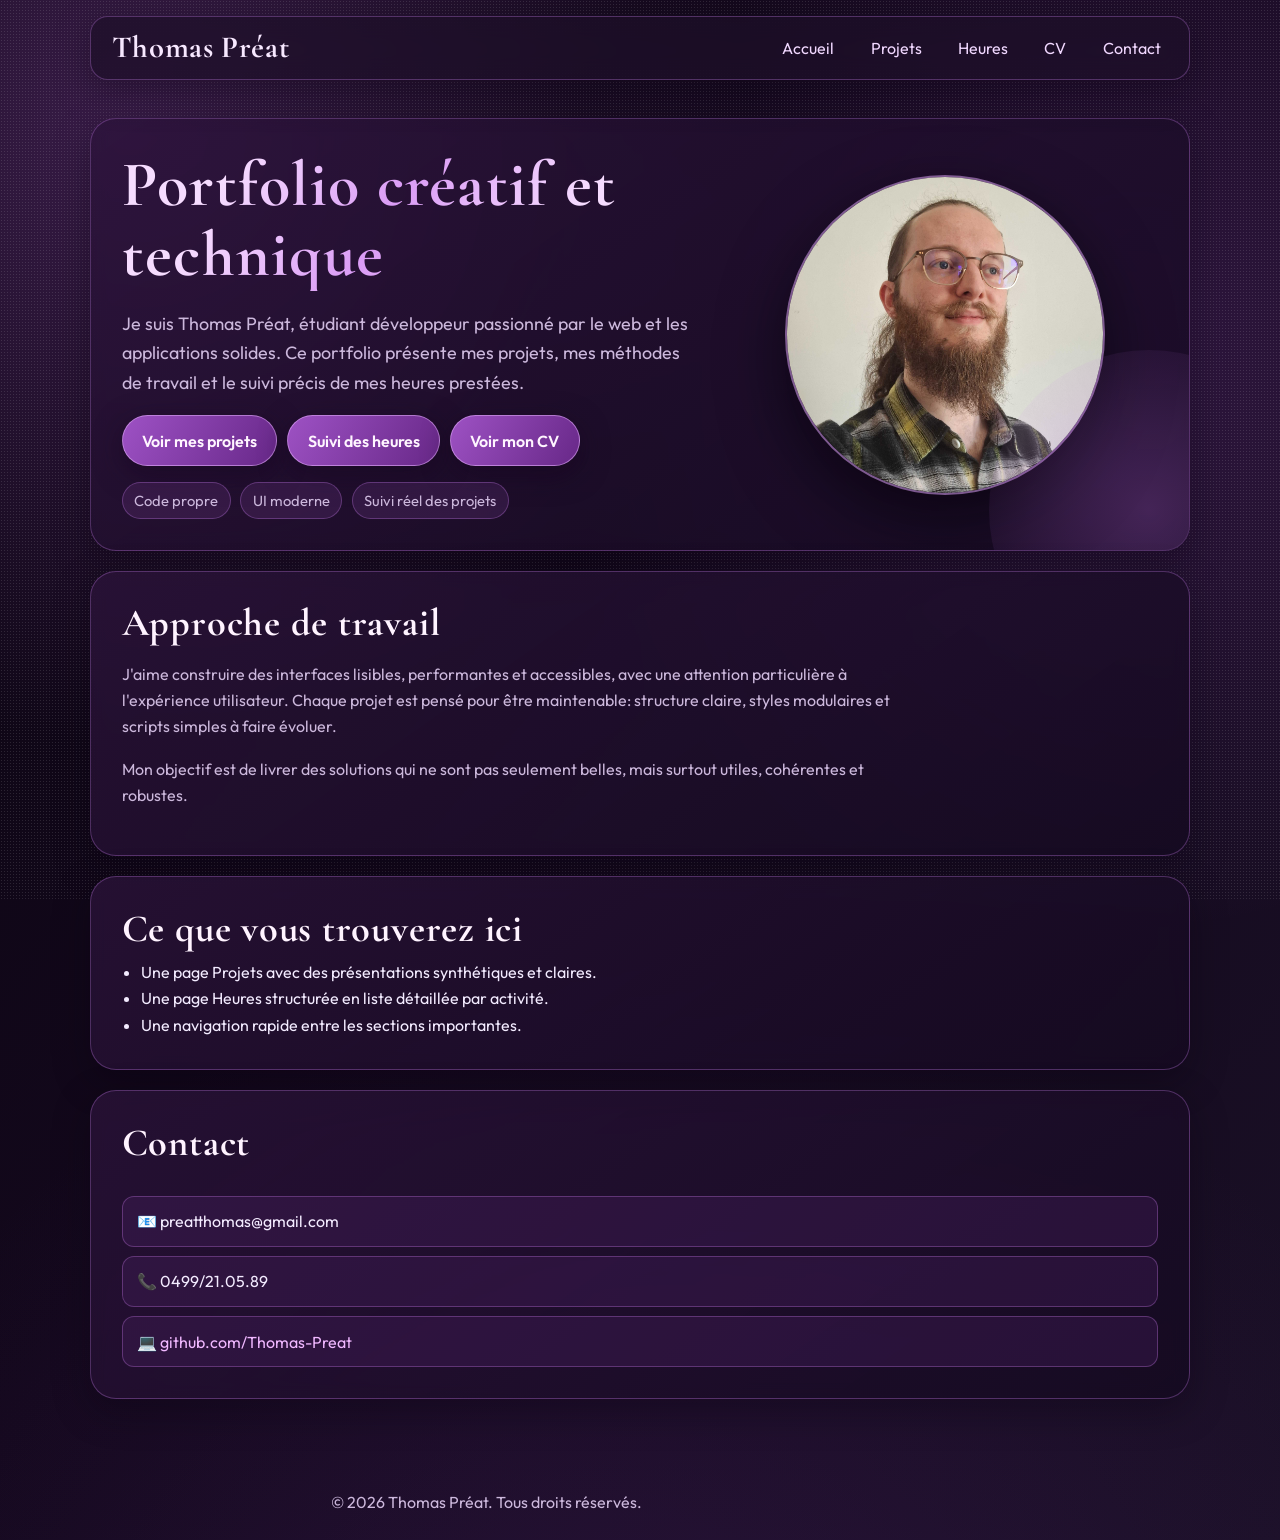
<file: index.html>
<!DOCTYPE html>
<html lang="fr">
<head>
    <meta charset="UTF-8">
    <meta name="viewport" content="width=device-width, initial-scale=1.0">
    <title>Portfolio Thomas Préat - Accueil</title>
    <meta name="description" content="Bienvenue sur le portfolio de Thomas Préat, développeur passionné. Découvrez mes projets et compétences.">
    <meta name="author" content="Thomas Préat">

    <link rel="stylesheet" href="assets/css/main.css">
    

</head>
<body>
    <header class="header-banner">
        <h1 class="logo">Thomas Préat</h1>

        <button class="nav-toggle" aria-expanded="false" aria-controls="primary-nav" aria-label="Ouvrir le menu">
            <span class="bar"></span><span class="bar"></span><span class="bar"></span>
        </button>
        <nav id="primary-nav" class="nav-menu">
            <a href="#presentation">Accueil</a>
            <a href="/projets">Projets</a>
            <a href="/heures">Heures</a>
            <a href="/cv">CV</a>
            <a href="#contact">Contact</a>

        </nav>
    </header>
    <main>
        <section id="presentation">
            <div class="hero-content">
                <h2>Portfolio créatif et technique</h2>
                <p>Je suis Thomas Préat, étudiant développeur passionné par le web et les applications solides. Ce portfolio présente mes projets, mes méthodes de travail et le suivi précis de mes heures prestées.</p>
                <div class="hero-actions">
                    <a class="btn" href="/projets">Voir mes projets</a>
                    <a class="button-link" href="/heures">Suivi des heures</a>
                    <a class="button-link" href="/cv">Voir mon CV</a>
                </div>
                <div class="hero-stats">
                    <span class="hero-stat">Code propre</span>
                    <span class="hero-stat">UI moderne</span>
                    <span class="hero-stat">Suivi réel des projets</span>
                </div>
            </div>
            <div class="hero-avatar">
                <img src="assets/images/pfp.jpg" alt="Portrait de Thomas Préat">
            </div>
        </section>

        <section id="apropos">
            <h2 class="block-title">Approche de travail</h2>
            <p>J'aime construire des interfaces lisibles, performantes et accessibles, avec une attention particulière à l'expérience utilisateur. Chaque projet est pensé pour être maintenable: structure claire, styles modulaires et scripts simples à faire évoluer.</p>
            <p>Mon objectif est de livrer des solutions qui ne sont pas seulement belles, mais surtout utiles, cohérentes et robustes.</p>
        </section>

        <section id="focus">
            <h2 class="block-title">Ce que vous trouverez ici</h2>
            <ul>
                <li>Une page Projets avec des présentations synthétiques et claires.</li>
                <li>Une page Heures structurée en liste détaillée par activité.</li>
                <li>Une navigation rapide entre les sections importantes.</li>
            </ul>
        </section>

        <section id="contact">
            <h2>Contact</h2>
            <ul>
                <li>📧 preatthomas@gmail.com</li>
                <li>📞 0499/21.05.89</li>
                <li><a href="https://github.com/Thomas-Preat">💻 github.com/Thomas-Preat</a></li>
            </ul>
        </section>

    </main>

    <footer>
        <p>&copy; 2026 Thomas Préat. Tous droits réservés.</p>
    </footer>

    <script src="assets/js/main.js"></script>
</body>
</html>
</file>
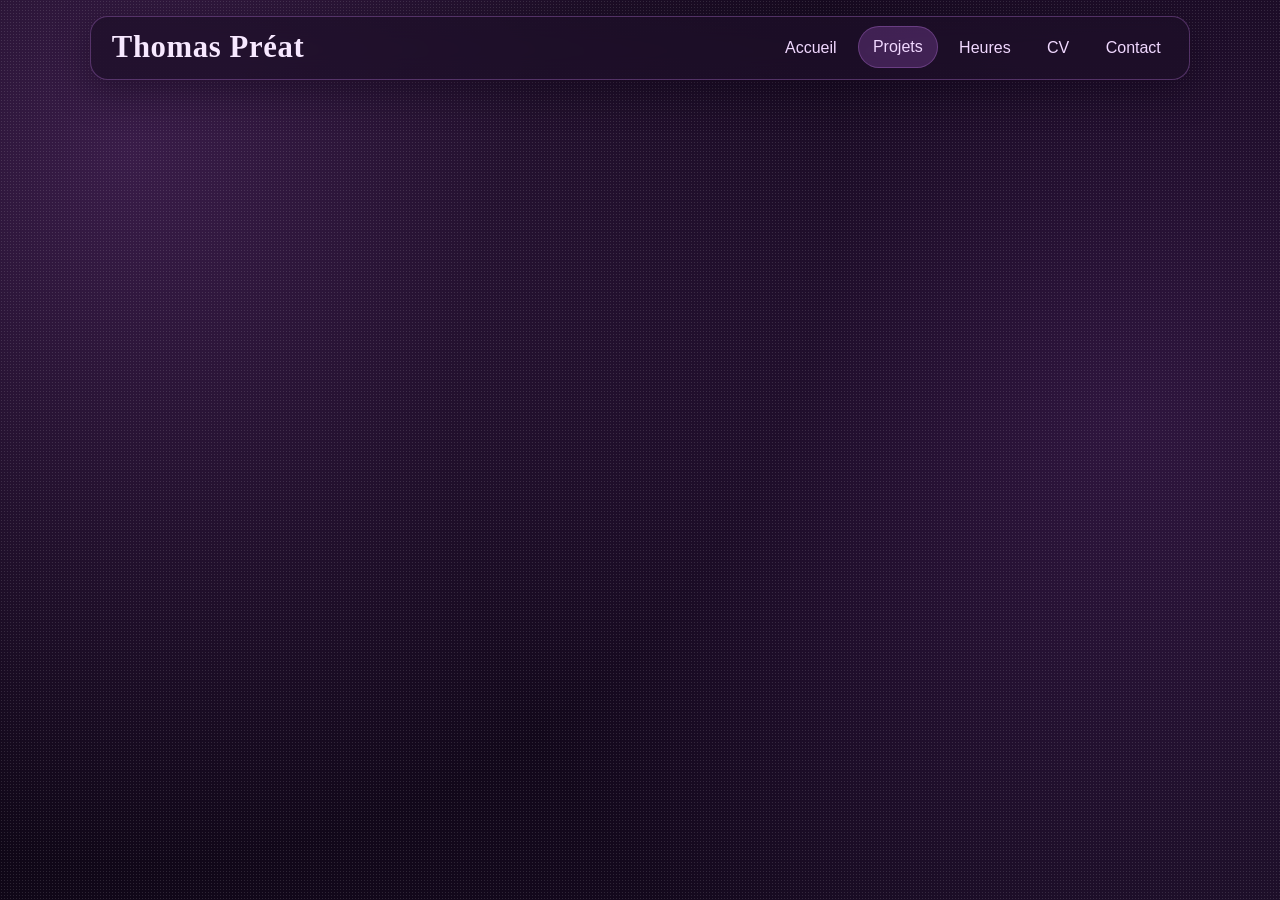
<file: activites/index.html>
<!DOCTYPE html>
<html lang="fr">
<head>
    <meta charset="UTF-8">
    <meta name="viewport" content="width=device-width, initial-scale=1.0">
    <title>Redirection...</title>
    <meta http-equiv="refresh" content="0; url=/projets">
    <link rel="canonical" href="/projets">
</head>
<body>
    <p>Redirection vers <a href="/projets">/projets</a>...</p>
</body>
</html>
</file>
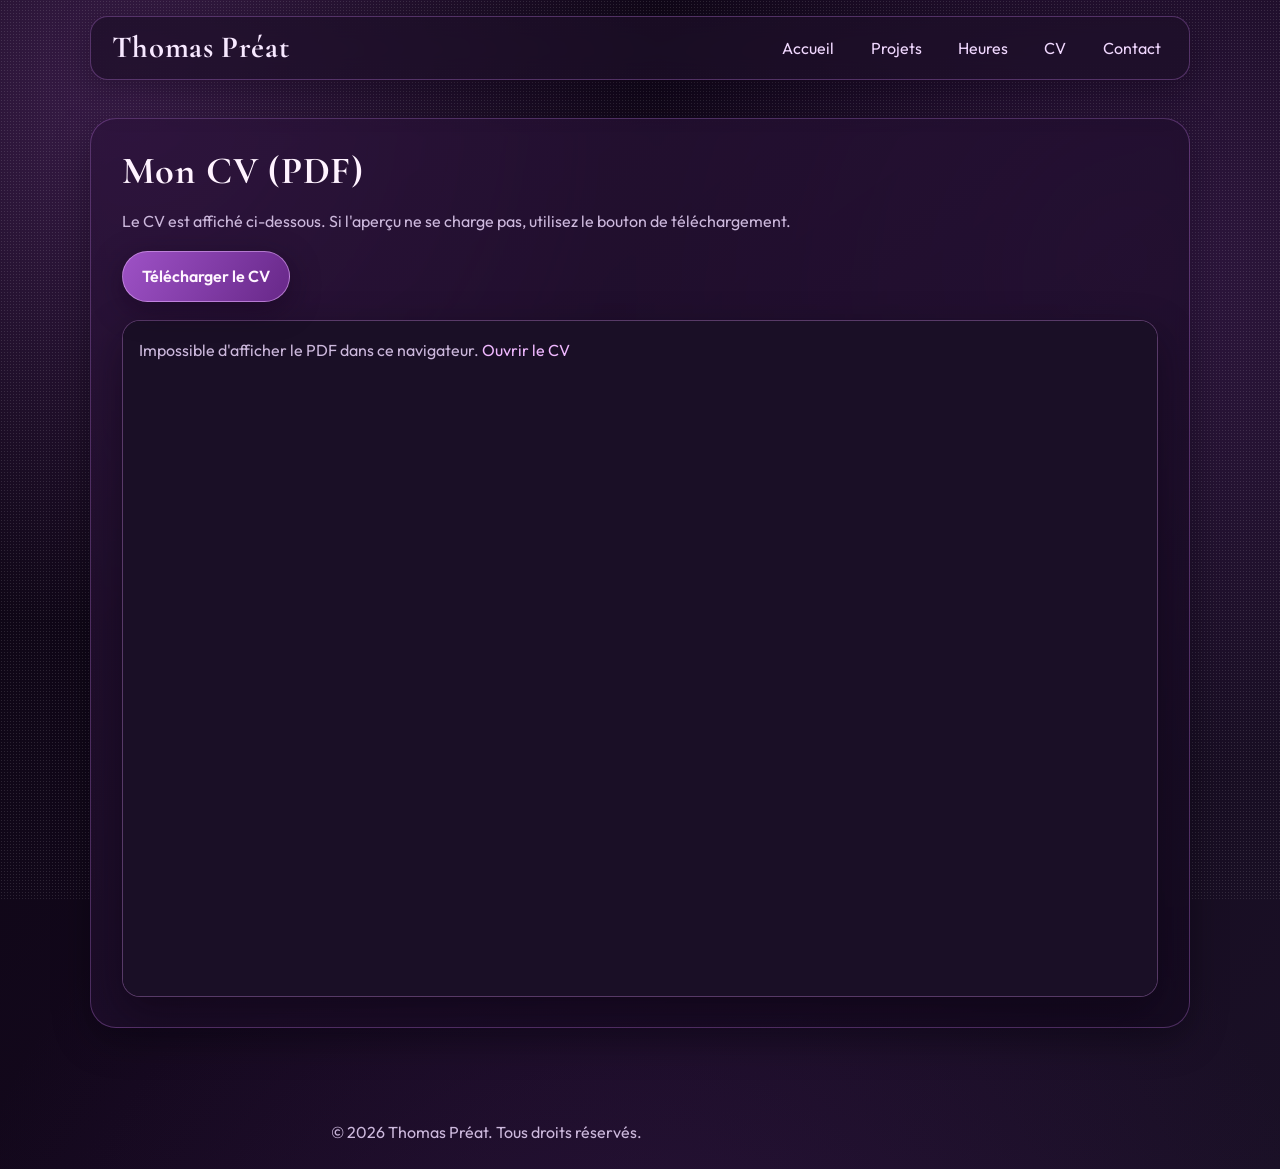
<file: cv/index.html>
<!DOCTYPE html>
<html lang="fr">
<head>
    <meta charset="UTF-8">
    <meta name="viewport" content="width=device-width, initial-scale=1.0">
    <title>CV | Portfolio Thomas Préat</title>
    <meta name="description" content="Consultez et téléchargez le CV PDF de Thomas Préat.">
    <link rel="stylesheet" href="../assets/css/main.css">
</head>
<body>
    <header class="header-banner">
        <h1 class="logo">Thomas Préat</h1>

        <button class="nav-toggle" aria-expanded="false" aria-controls="primary-nav" aria-label="Ouvrir le menu">
            <span class="bar"></span><span class="bar"></span><span class="bar"></span>
        </button>
        <nav id="primary-nav" class="nav-menu">
            <a href="/">Accueil</a>
            <a href="/projets">Projets</a>
            <a href="/heures">Heures</a>
            <a href="/cv">CV</a>
            <a href="/#contact">Contact</a>
        </nav>
    </header>

    <main class="cv-page">
        <section class="cv-pdf-section">
            <h2>Mon CV (PDF)</h2>
            <p>Le CV est affiché ci-dessous. Si l'aperçu ne se charge pas, utilisez le bouton de téléchargement.</p>
            <div class="cv-actions">
                <a class="btn" href="../assets/cv/cv.pdf" target="_blank" rel="noopener" download>Télécharger le CV</a>
            </div>
            <div class="cv-pdf-wrapper">
                <object data="../assets/cv/cv.pdf" type="application/pdf" class="cv-pdf-viewer">
                    <p>
                        Impossible d'afficher le PDF dans ce navigateur.
                        <a href="../assets/cv/cv.pdf" target="_blank" rel="noopener">Ouvrir le CV</a>
                    </p>
                </object>
            </div>
        </section>
    </main>

    <footer>
        <p>&copy; 2026 Thomas Préat. Tous droits réservés.</p>
    </footer>

    <script src="../assets/js/main.js"></script>
</body>
</html>
</file>
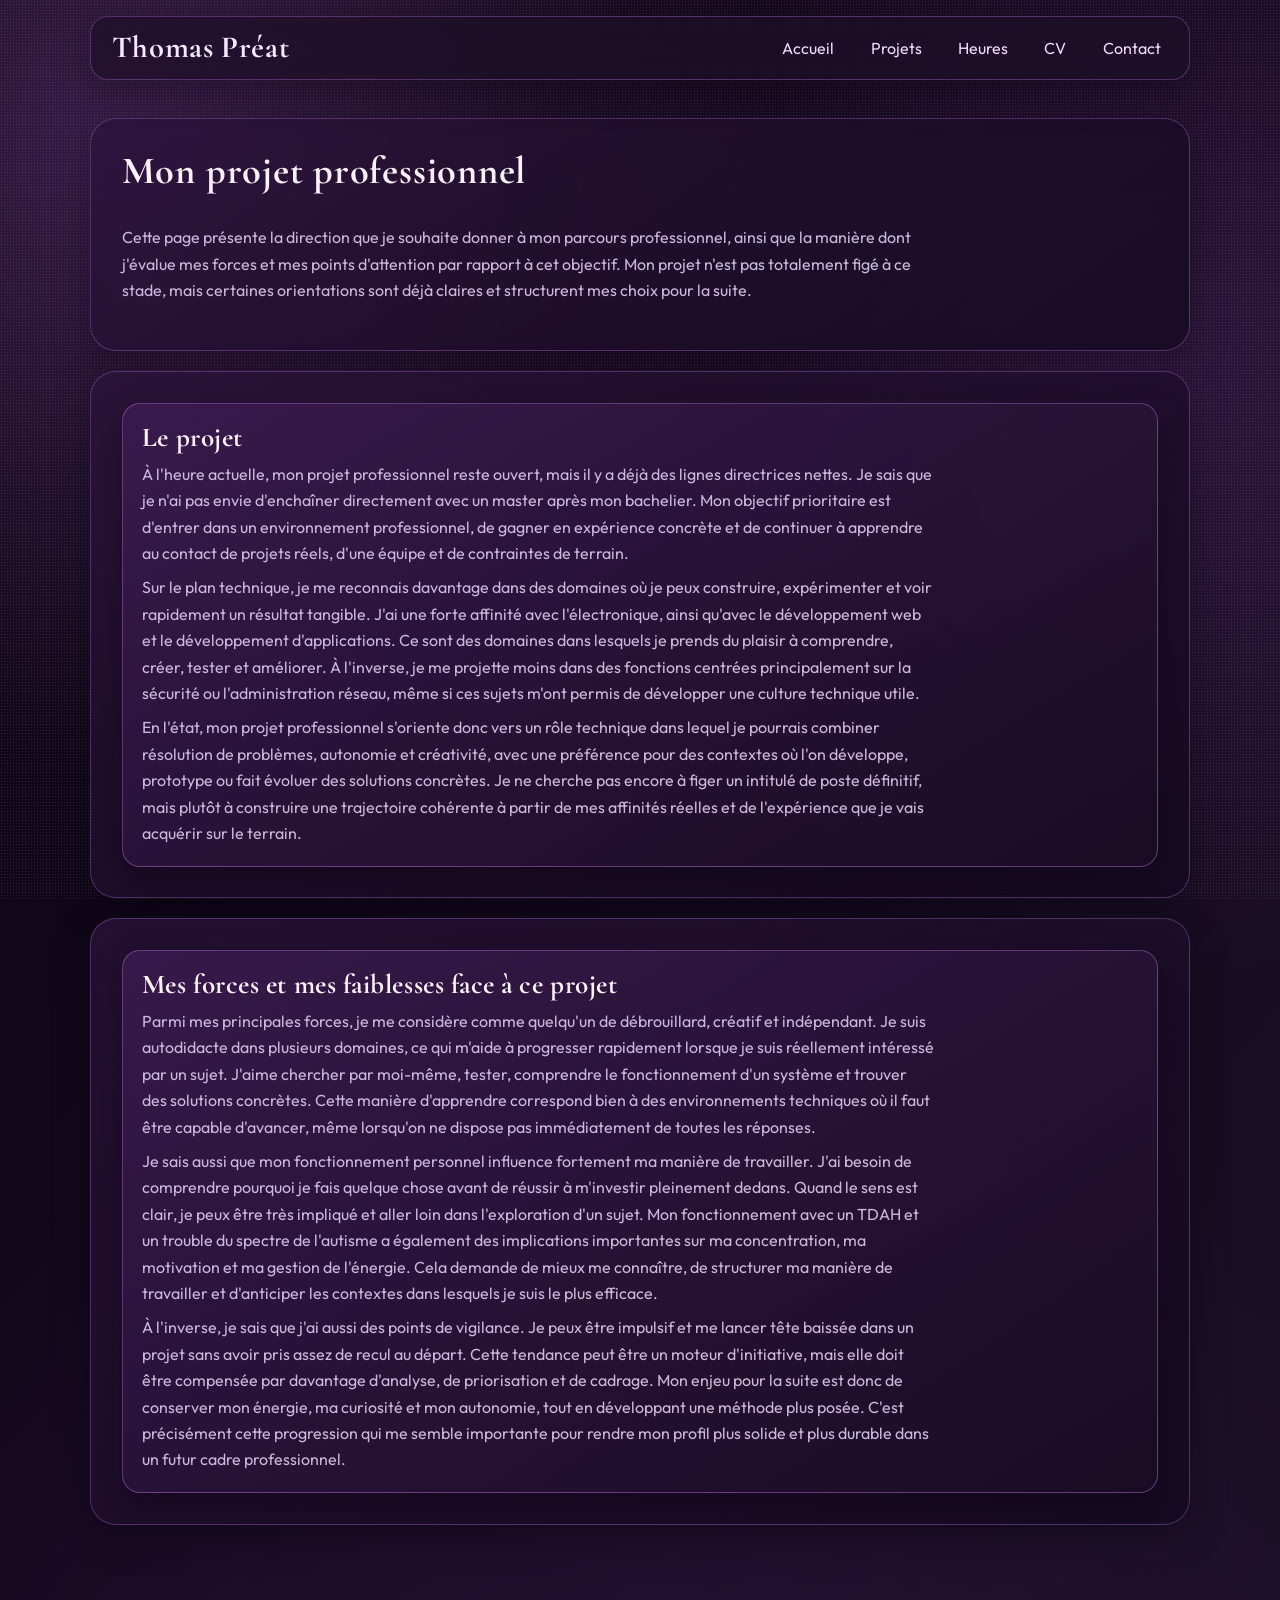
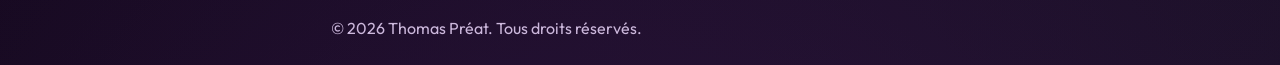
<file: projets/index.html>
<!DOCTYPE html>
<html lang="fr">
<head>
    <meta charset="UTF-8">
    <meta name="viewport" content="width=device-width, initial-scale=1.0">
    <title>Projets | Portfolio</title>
    <link rel="stylesheet" href="../assets/css/main.css">
</head>
<body>
    <header class="header-banner">
        <h1 class="logo">Thomas Préat</h1>

        <button class="nav-toggle" aria-expanded="false" aria-controls="primary-nav" aria-label="Ouvrir le menu">
            <span class="bar"></span><span class="bar"></span><span class="bar"></span>
        </button>
        <nav id="primary-nav" class="nav-menu">
            <a href="/">Accueil</a>
            <a href="/projets">Projets</a>
            <a href="/heures">Heures</a>
            <a href="/cv">CV</a>
            <a href="/#contact">Contact</a>
        </nav>
    </header>
    <main>
        <section>
            <h2>Mon projet professionnel</h2>
            <p>Cette page présente la direction que je souhaite donner à mon parcours professionnel, ainsi que la manière dont j'évalue mes forces et mes points d'attention par rapport à cet objectif. Mon projet n'est pas totalement figé à ce stade, mais certaines orientations sont déjà claires et structurent mes choix pour la suite.</p>
        </section>

        <section>
            <article class="projet">
                <h2>Le projet</h2>
                <p>À l'heure actuelle, mon projet professionnel reste ouvert, mais il y a déjà des lignes directrices nettes. Je sais que je n'ai pas envie d'enchaîner directement avec un master après mon bachelier. Mon objectif prioritaire est d'entrer dans un environnement professionnel, de gagner en expérience concrète et de continuer à apprendre au contact de projets réels, d'une équipe et de contraintes de terrain.</p>
                <p>Sur le plan technique, je me reconnais davantage dans des domaines où je peux construire, expérimenter et voir rapidement un résultat tangible. J'ai une forte affinité avec l'électronique, ainsi qu'avec le développement web et le développement d'applications. Ce sont des domaines dans lesquels je prends du plaisir à comprendre, créer, tester et améliorer. À l'inverse, je me projette moins dans des fonctions centrées principalement sur la sécurité ou l'administration réseau, même si ces sujets m'ont permis de développer une culture technique utile.</p>
                <p>En l'état, mon projet professionnel s'oriente donc vers un rôle technique dans lequel je pourrais combiner résolution de problèmes, autonomie et créativité, avec une préférence pour des contextes où l'on développe, prototype ou fait évoluer des solutions concrètes. Je ne cherche pas encore à figer un intitulé de poste définitif, mais plutôt à construire une trajectoire cohérente à partir de mes affinités réelles et de l'expérience que je vais acquérir sur le terrain.</p>
            </article>
        </section>

        <section>
            <article class="projet">
                <h2>Mes forces et mes faiblesses face à ce projet</h2>
                <p>Parmi mes principales forces, je me considère comme quelqu'un de débrouillard, créatif et indépendant. Je suis autodidacte dans plusieurs domaines, ce qui m'aide à progresser rapidement lorsque je suis réellement intéressé par un sujet. J'aime chercher par moi-même, tester, comprendre le fonctionnement d'un système et trouver des solutions concrètes. Cette manière d'apprendre correspond bien à des environnements techniques où il faut être capable d'avancer, même lorsqu'on ne dispose pas immédiatement de toutes les réponses.</p>
                <p>Je sais aussi que mon fonctionnement personnel influence fortement ma manière de travailler. J'ai besoin de comprendre pourquoi je fais quelque chose avant de réussir à m'investir pleinement dedans. Quand le sens est clair, je peux être très impliqué et aller loin dans l'exploration d'un sujet. Mon fonctionnement avec un TDAH et un trouble du spectre de l'autisme a également des implications importantes sur ma concentration, ma motivation et ma gestion de l'énergie. Cela demande de mieux me connaître, de structurer ma manière de travailler et d'anticiper les contextes dans lesquels je suis le plus efficace.</p>
                <p>À l'inverse, je sais que j'ai aussi des points de vigilance. Je peux être impulsif et me lancer tête baissée dans un projet sans avoir pris assez de recul au départ. Cette tendance peut être un moteur d'initiative, mais elle doit être compensée par davantage d'analyse, de priorisation et de cadrage. Mon enjeu pour la suite est donc de conserver mon énergie, ma curiosité et mon autonomie, tout en développant une méthode plus posée. C'est précisément cette progression qui me semble importante pour rendre mon profil plus solide et plus durable dans un futur cadre professionnel.</p>
            </article>
        </section>
    </main>
    <footer>
        <p>&copy; 2026 Thomas Préat. Tous droits réservés.</p>
    </footer>
    <script src="../assets/js/main.js"></script>
</body>
</html>
</file>
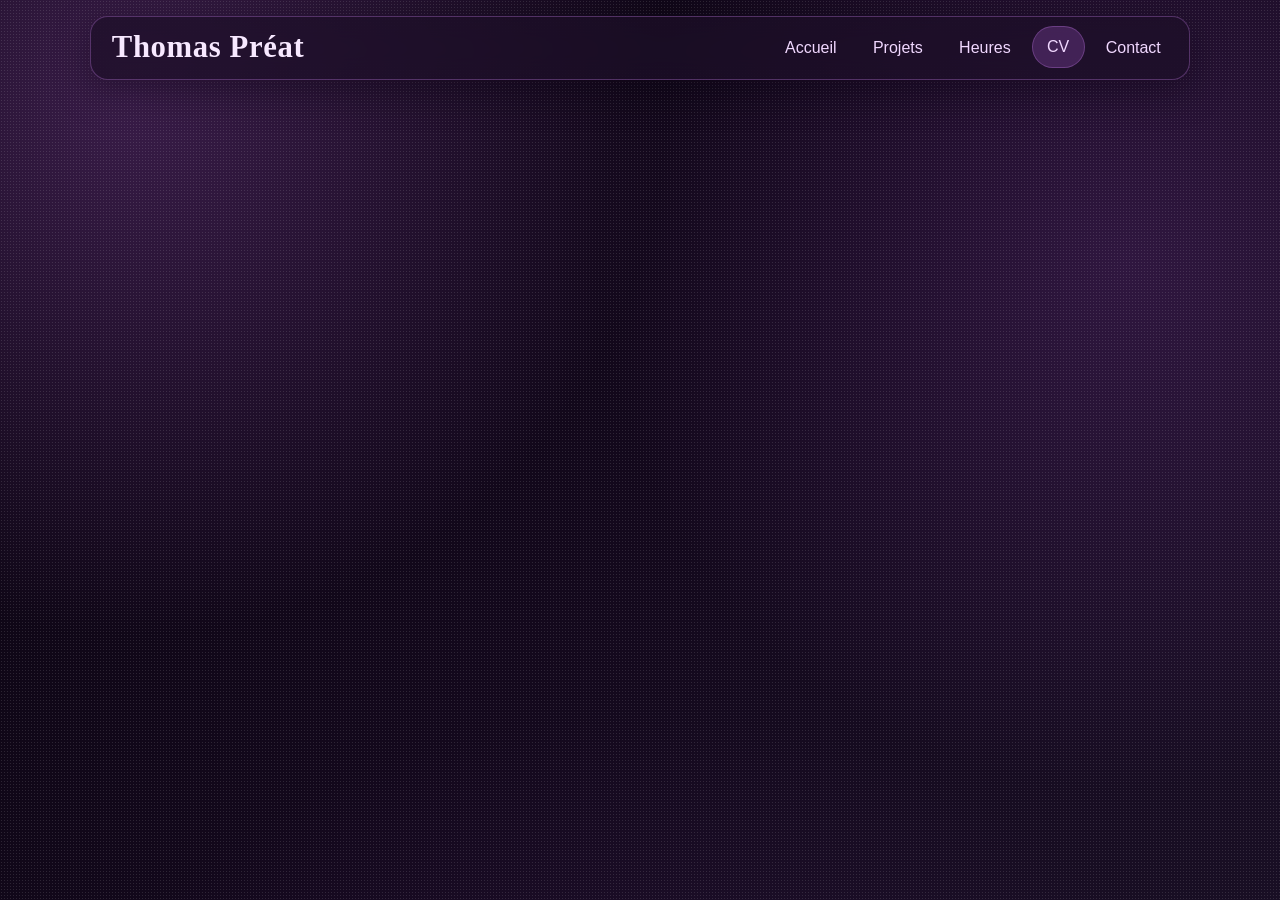
<file: pages/cv/cv.html>
<!DOCTYPE html>
<html lang="fr">
<head>
    <meta charset="UTF-8">
    <meta name="viewport" content="width=device-width, initial-scale=1.0">
    <title>Redirection...</title>
    <meta http-equiv="refresh" content="0; url=/cv">
    <link rel="canonical" href="/cv">
</head>
<body>
    <p>Redirection vers <a href="/cv">/cv</a>...</p>
</body>
</html>
</file>
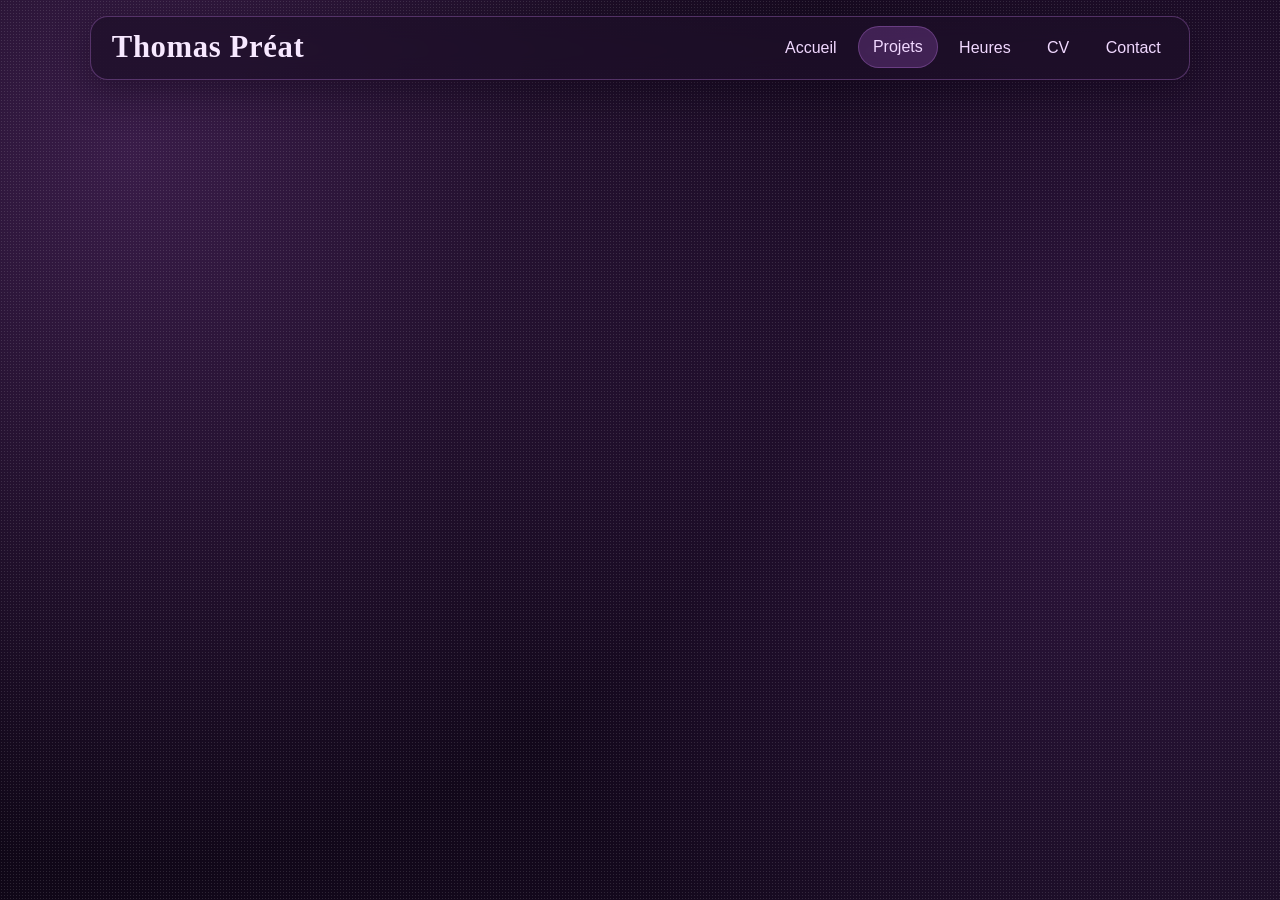
<file: pages/projets/projets.html>
<!DOCTYPE html>
<html lang="fr">
<head>
    <meta charset="UTF-8">
    <meta name="viewport" content="width=device-width, initial-scale=1.0">
    <title>Redirection...</title>
    <meta http-equiv="refresh" content="0; url=/projets">
    <link rel="canonical" href="/projets">
</head>
<body>
    <p>Redirection vers <a href="/projets">/projets</a>...</p>
</body>
</html>
</file>
<file: assets/css/main.css>
@import url('variables.css');
@import url('base.css');
@import url('header.css');
@import url('heures.css');
@import url('cv.css');
@import url('responsive.css');

#presentation {
	display: grid;
	grid-template-columns: 1.15fr 0.85fr;
	align-items: center;
	gap: 1.1rem 2rem;
	position: relative;
	overflow: hidden;
}

#presentation::after {
	content: '';
	position: absolute;
	width: 320px;
	height: 320px;
	border-radius: 50%;
	right: -120px;
	bottom: -120px;
	background: radial-gradient(circle, rgba(203, 114, 242, 0.24), rgba(203, 114, 242, 0));
	pointer-events: none;
}

.hero-content h2 {
	margin-bottom: 0.7rem;
	font-size: clamp(2.2rem, 5vw, 4.2rem);
	background: linear-gradient(120deg, #f6dcff 18%, #da9cf5 46%, #f6dcff 75%);
	-webkit-background-clip: text;
	background-clip: text;
	color: transparent;
}

.hero-content p {
	font-size: clamp(1rem, 1.4vw, 1.18rem);
	margin-bottom: 1.1rem;
}

.hero-actions {
	display: flex;
	flex-wrap: wrap;
	gap: 0.65rem;
}

.hero-avatar {
	justify-self: center;
	position: relative;
}

.hero-avatar img {
	width: min(320px, 78vw);
	aspect-ratio: 1 / 1;
	object-fit: cover;
	border-radius: 50%;
	border: 2px solid rgba(223, 168, 247, 0.5);
	box-shadow: var(--shadow-strong);
}

.hero-stats {
	display: flex;
	gap: 0.6rem;
	flex-wrap: wrap;
	margin-top: 1rem;
}

.hero-stat {
	display: inline-flex;
	align-items: center;
	gap: 0.3rem;
	padding: 0.32rem 0.72rem;
	border-radius: 999px;
	border: 1px solid var(--border);
	color: var(--text-soft);
	background: rgba(175, 96, 214, 0.14);
	font-size: 0.92rem;
}

.block-title {
	margin-bottom: 0.55rem;
}

.projets-list {
	display: grid;
	grid-template-columns: repeat(auto-fit, minmax(250px, 1fr));
	gap: 1rem;
}

.projet {
	display: flex;
	flex-direction: column;
	gap: 0.5rem;
	padding: 1.2rem;
	border-radius: var(--radius-md);
	border: 1px solid rgba(209, 140, 240, 0.36);
	background: linear-gradient(150deg, rgba(68, 31, 90, 0.62), rgba(26, 13, 37, 0.8));
	box-shadow: 0 14px 34px rgba(10, 2, 16, 0.4);
	transition: transform var(--speed) ease, border-color var(--speed) ease, box-shadow var(--speed) ease;
}

.projet:hover {
	transform: translateY(-4px);
	border-color: rgba(236, 182, 255, 0.62);
	box-shadow: 0 22px 44px rgba(12, 1, 20, 0.56);
}

.projet h2 {
	font-size: 1.7rem;
	margin-bottom: 0;
}

.projet p {
	margin: 0;
}

.projet a {
	margin-top: 0.4rem;
	width: fit-content;
}

#contact ul {
	list-style: none;
	padding-left: 0;
	display: grid;
	gap: 0.6rem;
}

#contact li {
	padding: 0.7rem 0.9rem;
	border-radius: var(--radius-sm);
	border: 1px solid rgba(196, 122, 231, 0.33);
	background: rgba(74, 34, 97, 0.34);
}

footer {
	width: min(1100px, calc(100% - 2rem));
	margin: 0 auto 1.5rem;
	color: var(--text-muted);
	text-align: center;
}

.reveal {
	opacity: 0;
	transform: translateY(18px);
	transition: opacity 580ms ease, transform 580ms ease;
}

.reveal.is-visible {
	opacity: 1;
	transform: translateY(0);
}

@media (max-width: 860px) {
	#presentation {
		grid-template-columns: 1fr;
	}

	.hero-avatar {
		order: -1;
		margin-bottom: 0.4rem;
	}
}
</file>
